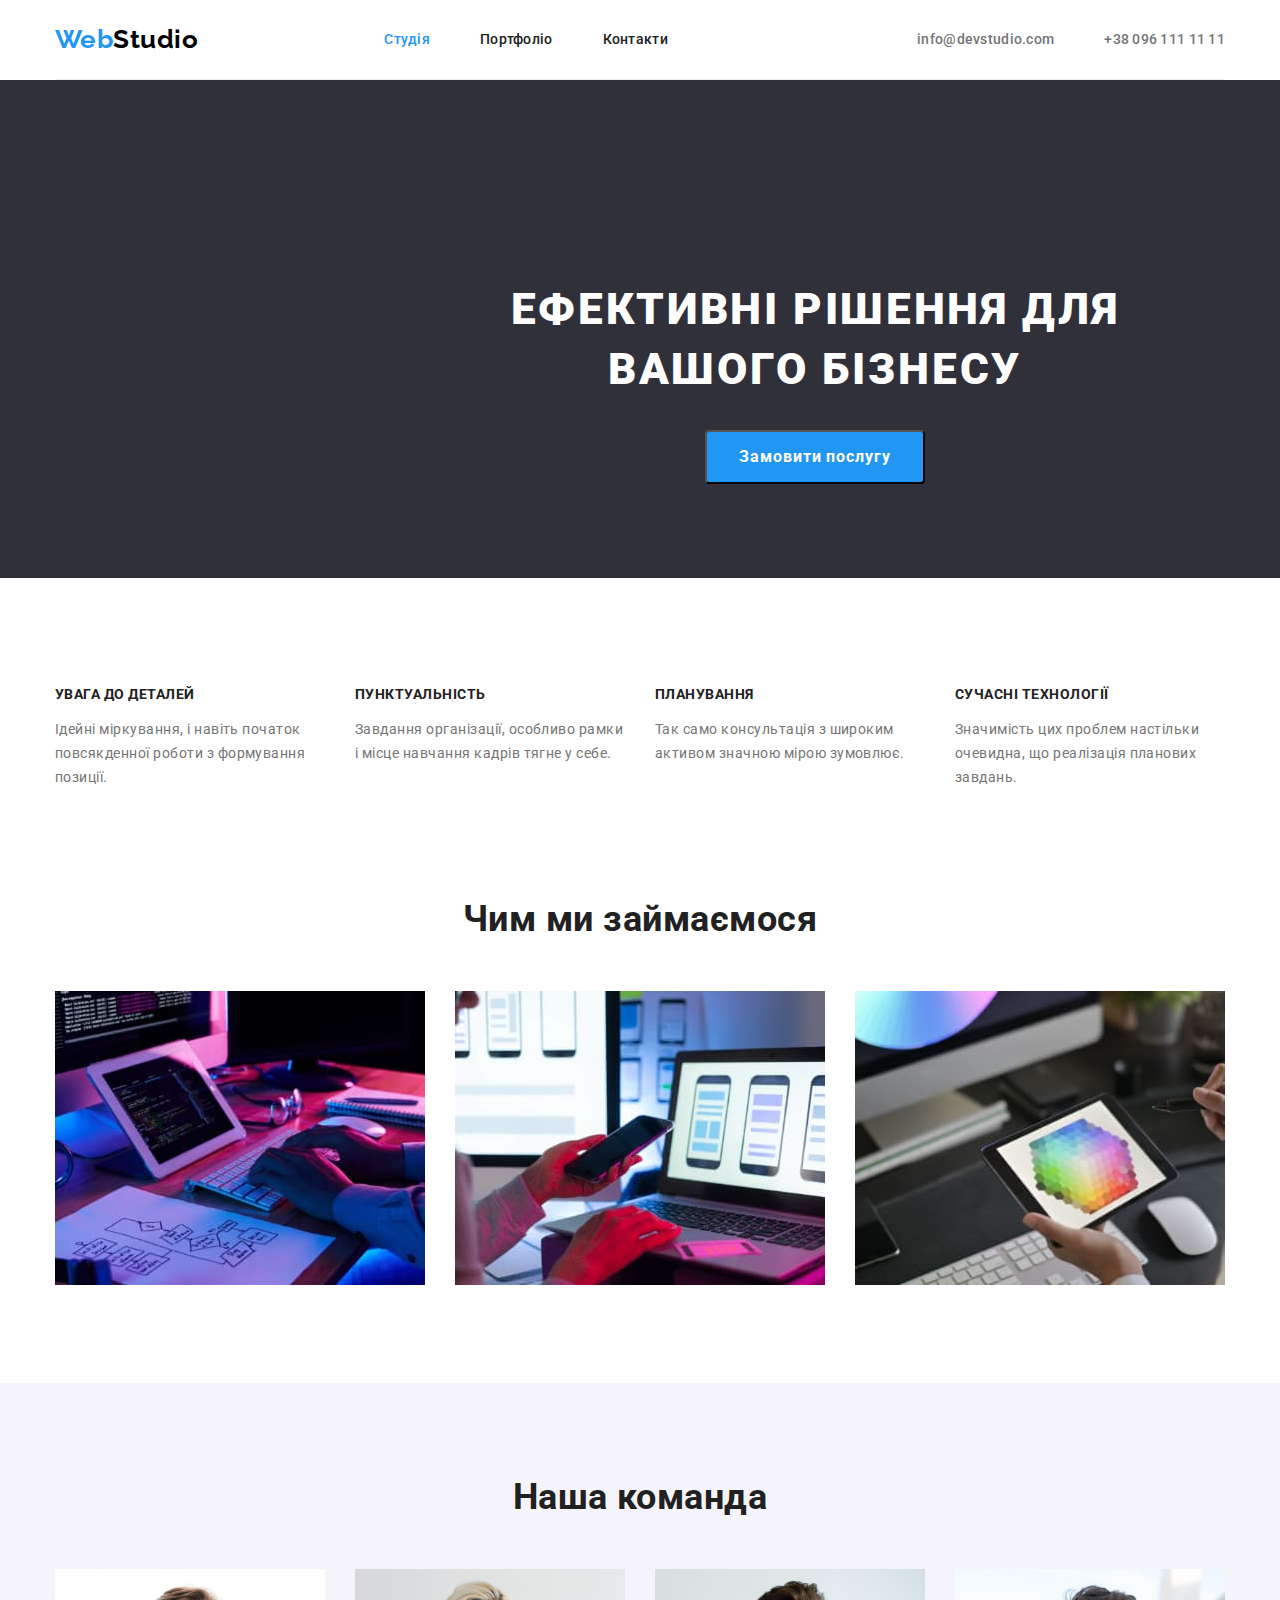
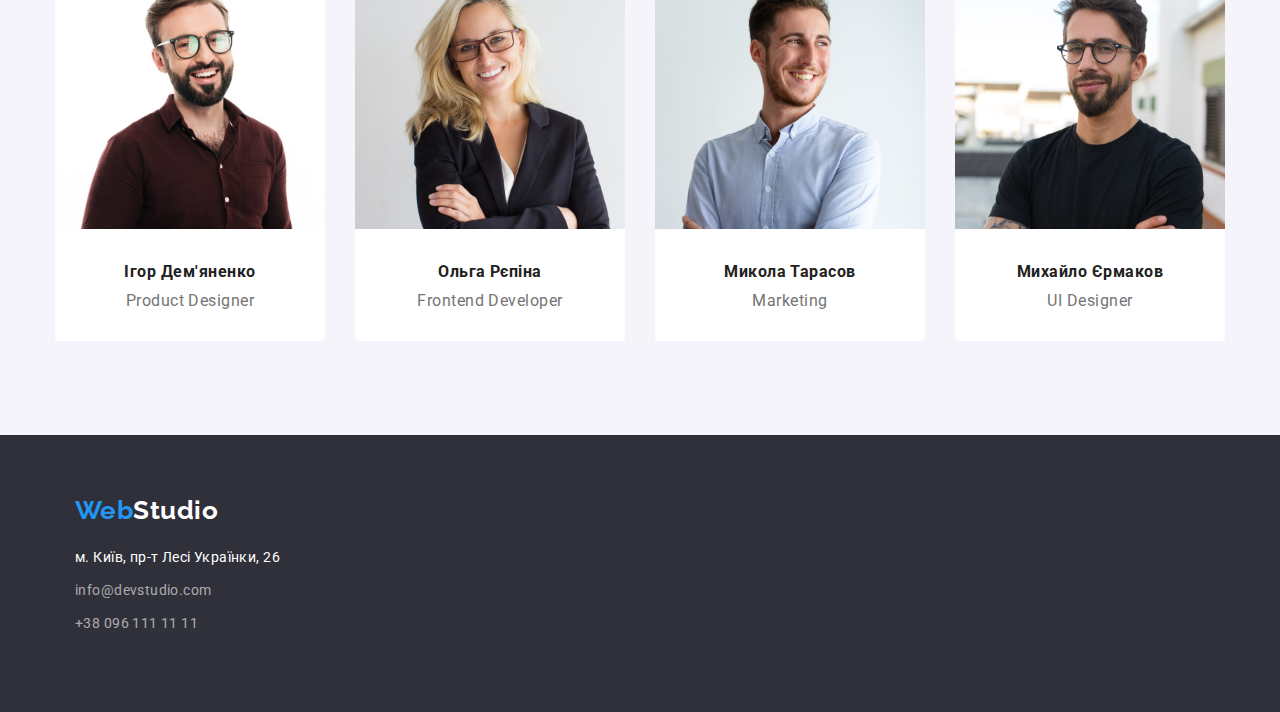
<file: index.html>
<!DOCTYPE html>
<html lang="uk">
  <head>
    <meta charset="UTF-8" />
    <meta http-equiv="X-UA-Compatible" content="IE=edge" />
    <meta name="viewport" content="width=device-width, initial-scale=1.0" />
    <title>WebStudio</title>
    <link
      href="https://fonts.googleapis.com/css2?family=Raleway:wght@700&family=Roboto:wght@400;500;700;900&display=swap"
      rel="stylesheet"
    />
    <link
      rel="stylesheet"
      href="https://cdnjs.cloudflare.com/ajax/libs/modern-normalize/1.1.0/modern-normalize.min.css"
    />
    <link rel="stylesheet" href="./css/styles.css" />
  </head>

  <body>
    <!-- Шапка -->
    <div class="container">
      <header class="header main-nav">
        <nav class="main-nav">
          <!-- Header logo -->
          <a href="./index.html" class="header-title">Web<span class="header-logo">Studio</span></a>
         
          <!-- Header nav -->
          <ul class="header-nav">
            <li class="header-item"><a href="./index.html" class="link current">Студія</a></li>
            <li class="header-item"><a href="./portfolio.html" class="link">Портфоліо</a></li>
            <li class="header-item"><a href="" class="link">Контакти</a></li>
          </ul>
        </nav>
        
        <!-- Header auth     -->
        <ul class="header-auth">
          <li class="item"><a href="mailto:info@devstudio.com">info@devstudio.com</a></li>
          <li class="item"><a href="tel:+380961111111">+38 096 111 11 11</a></li>
        </ul>
      </header>
      </div>  
     

    <main>
      <!-- Hero -->
      <section class="section-hero">
        <div class="container">
          <h1 class="hero-title">Ефективні рішення для вашого бізнесу</h1>
          <button type="button" class="hero-btm">Замовити послугу</button>
        </div>
      </section>

      <!-- Sections features -->
      <div class="container">
        <section class="section-features">
          <h2 class="visuali-hidden">Особливості</h2>
          <ul class="section-item-features">
            <li>
              <h3 class="title-features">УВАГА ДО ДЕТАЛЕЙ</h3>
              <p class="features-description">
                Ідейні міркування, і навіть початок повсякденної роботи з формування позиції.
              </p>
            </li>

            <li>
              <h3 class="title-features">ПУНКТУАЛЬНІСТЬ</h3>
              <p class="features-description">
                Завдання організації, особливо рамки і місце навчання кадрів тягне у себе.
              </p>
            </li>

            <li>
              <h3 class="title-features">ПЛАНУВАННЯ</h3>
              <p class="features-description">
                Так само консультація з широким активом значною мірою зумовлює.
              </p>
            </li>

            <li>
              <h3 class="title-features">СУЧАСНІ ТЕХНОЛОГІЇ</h3>
              <p class="features-description">
                Значимість цих проблем настільки очевидна, що реалізація планових завдань.
              </p>
            </li>
          </ul>
        </section>
      </div>

      <!-- Чим ми займаємося -->
      <div class="container">
        <section class="section">
          <h2 class="section-title">Чим ми займаємося</h2>
          <ul class="section-works">
            <li class="img-works"><img src="./images/aboutimg1.jpg" width="370" alt="box1" /></li>
            <li class="img-works"><img src="./images/aboutimg2.jpg" width="370" alt="box2" /></li>
            <li class="img-works"><img src="./images/aboutimg3.jpg" width="370" alt="box3" /></li>
          </ul>
        </section>
      </div>

      <!-- Наша команда -->
      <section class="section team">
        <div class="container">
          <h2 class="section-title">Наша команда</h2>
          <!-- Product Designer -->
          <ul class="section-item">
            <li class="section-avatar-color">
              <img src="./images/imgproductdesigner-min.jpg" width="270" alt="Product Designer" />

              <h3 class="section-avatar">Ігор Дем'яненко</h3>
              <p class="section-team">Product Designer</p>
            </li>
            <!-- Frontend Developer -->
            <li class="section-avatar-color">
              <img
                src="./images/imgfrontenddeveloper-min.jpg"
                width="270"
                alt="Frontend Developer"
              />

              <h3 class="section-avatar">Ольга Рєпіна</h3>
              <p class="section-team">Frontend Developer</p>
            </li>

            <!-- Marketing -->
            <li class="section-avatar-color">
              <img src="./images/imgmarketing-min.jpg" width="270" alt="Marketing" />
              <h3 class="section-avatar">Микола Тарасов</h3>
              <p class="section-team">Marketing</p>
            </li>

            <!-- UI Designer -->
            <li class="section-avatar-color">
              <img src="./images/imguldesigner-min.jpg" width="270" alt="UI Designerr" />
              <h3 class="section-avatar">Михайло Єрмаков</h3>
              <p class="section-team">UI Designer</p>
            </li>
          </ul>
        </div>
      </section>
    </main>

    <!-- Footer -->
    <footer class="footer">
      <div class="container">
        <a href="./index.html" class="header-title">Web<span class="logo-footer">Studio</span></a>
        <address class="footer-addres">
          <ul>
            <li>
              <a
                class="footer-link"
                href="https://goo.gl/maps/EwNaGcTpWCkgvGho6"
                rel="noopener noreferrer nofollow"
                target="_blank"
                >м. Київ, пр-т Лесі Українки, 26</a
              >
            </li>
            <!-- Footer auth -->
            <li class="footer-auth mail">
              <a href="mailto:info@devstudio.com" rel="noopener noreferrer nofollow" target="_blank"
                >info@devstudio.com</a
              >
            </li>
            <li class="footer-auth"><a href="tel:+380961111111">+38 096 111 11 11</a></li>
          </ul>
        </address>
      </div>
    </footer>
  </body>
</html>
</file>
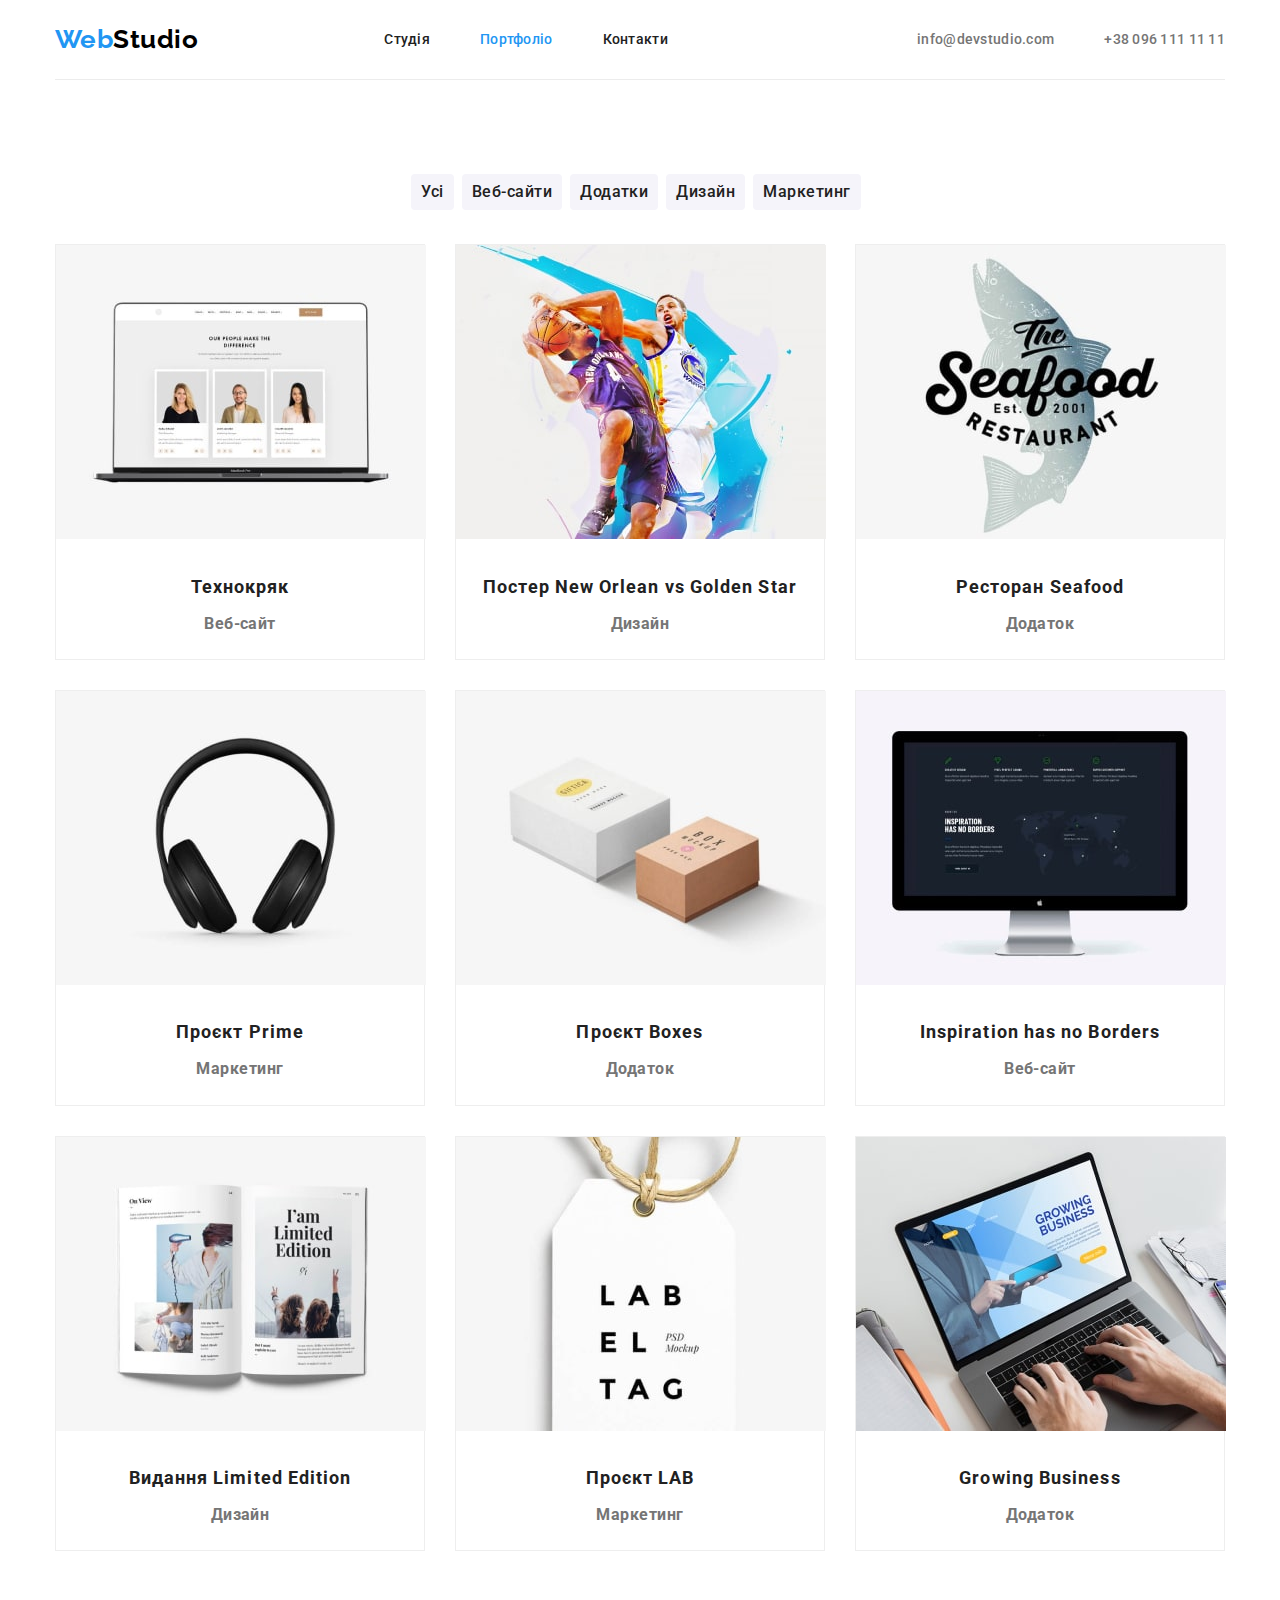
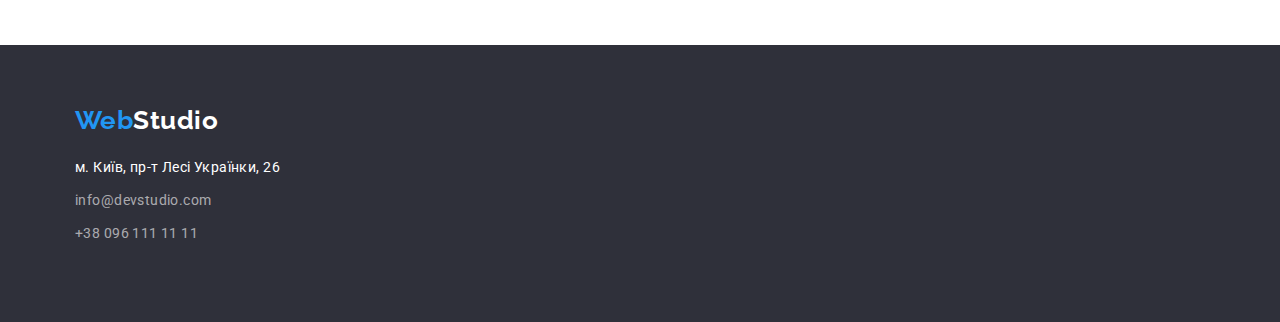
<file: portfolio.html>
<!DOCTYPE html>
<html lang="uk">
  <head>
    <meta charset="UTF-8" />
    <meta http-equiv="X-UA-Compatible" content="IE=edge" />
    <meta name="viewport" content="width=device-width, initial-scale=1.0" />
    <title>Портфоліо</title>
    <link
      href="https://fonts.googleapis.com/css2?family=Raleway:wght@700&family=Roboto:wght@400;500;700;900&display=swap"
      rel="stylesheet"
    />
    <link
      rel="stylesheet"
      href="https://cdnjs.cloudflare.com/ajax/libs/modern-normalize/1.1.0/modern-normalize.min.css"
    />
    <link rel="stylesheet" href="./css/styles.css" />
  </head>

  <body>
    <!-- Шапка -->
    <div class="container">
      <header class="header main-nav">
        <nav class="main-nav">
          <!-- Header logo -->
          <a href="./index.html" class="header-title">Web<span class="header-logo">Studio</span></a>

          <!-- Header nav -->
          <ul class="header-nav">
            <li class="header-item"><a href="./index.html" class="link">Студія</a></li>
            <li class="header-item">
              <a href="./portfolio.html" class="link current">Портфоліо</a>
            </li>
            <li class="header-item"><a href="" class="link">Контакти</a></li>
          </ul>
        </nav>

        <ul class="header-auth">
          <li class="item"><a href="mailto:info@devstudio.com">info@devstudio.com</a></li>
          <li class="item"><a href="tel:+380961111111">+38 096 111 11 11</a></li>
        </ul>
      </header>
    </div>

    <main>
      <!-- Button nav -->

      <h1 class="visuali-hidden">Портфоліо</h1>
      <div class="container">
        <section class="section-title-portfolio section-item-portfolio">
          <ul class="section-radio-btn">
            <li>
              <button class="radio-btn" type="button">Усі</button>
            </li>

            <li>
              <button class="radio-btn" type="button">Веб-сайти</button>
            </li>
            <li>
              <button class="radio-btn" type="button">Додатки</button>
            </li>
            <li>
              <button class="radio-btn" type="button">Дизайн</button>
            </li>
            <li>
              <button class="radio-btn" type="button">Маркетинг</button>
            </li>
          </ul>
          <!--  Наші проєкти -->
          <ul class="section-item-portfolio item-button">
            <li class="project-item">
              <a href="#"></a>
              <img src="./images/progectimg1.jpg" width="370" alt="Технокряк" />
              <h2 class="project-title">Технокряк</h2>
              <p class="project-description">Веб-сайт</p>
            </li>
            <li class="project-item">
              <a href="#"></a>
              <img src="./images/progectimg2.jpg" width="370" alt="Постер New Orlean" />
              <h2 class="project-title">Постер New Orlean vs Golden Star</h2>
              <p class="project-description">Дизайн</p>
            </li>
            <li class="project-item">
              <a href="#"></a>
              <img src="./images/progectimg3.jpg" width="370" alt="Ресторан Seafood" />
              <h2 class="project-title">Ресторан Seafood</h2>
              <p class="project-description">Додаток</p>
            </li>
            <li class="project-item">
              <a href="#"></a>
              <img src="./images/progectimg4.jpg" width="370" alt="Проєкт Prime" />
              <h2 class="project-title">Проєкт Prime</h2>
              <p class="project-description">Маркетинг</p>
            </li>
            <li class="project-item">
              <a href="#"></a>
              <img src="./images/progectimg5.jpg" width="370" alt="Проєкт Boxes" />
              <h2 class="project-title">Проєкт Boxes</h2>
              <p class="project-description">Додаток</p>
            </li>
            <li class="project-item">
              <a href="#"></a>
              <img src="./images/progectimg6.jpg" width="370" alt="Inspiration has no Borders" />
              <h2 class="project-title">Inspiration has no Borders</h2>
              <p class="project-description">Веб-сайт</p>
            </li>
            <li class="project-item">
              <a href="#"></a>
              <img src="./images/progectimg7.jpg" width="370" alt="Видання Limited Edition" />
              <h2 class="project-title">Видання Limited Edition</h2>
              <p class="project-description">Дизайн</p>
            </li>
            <li class="project-item">
              <a href="#"></a>
              <img src="./images/progectimg8.jpg" width="370" alt="Проєкт LAB" />
              <h2 class="project-title">Проєкт LAB</h2>
              <p class="project-description">Маркетинг</p>
            </li>
            <li class="project-item">
              <a href="#"></a>
              <img src="./images/progectimg9.jpg" width="370" alt="Growing Business" />
              <h2 class="project-title">Growing Business</h2>
              <p class="project-description">Додаток</p>
            </li>
          </ul>
        </section>
      </div>
    </main>

    <!-- Footer -->
    <footer class="footer">
      <div class="container">
        <a href="./index.html" class="header-title">Web<span class="logo-footer">Studio</span></a>
        <address class="footer-addres">
          <ul>
            <li>
              <a
                class="footer-link"
                href="https://goo.gl/maps/EwNaGcTpWCkgvGho6"
                rel="noopener noreferrer nofollow"
                target="_blank"
                >м. Київ, пр-т Лесі Українки, 26</a
              >
            </li>
            <!-- Footer auth -->
            <li class="footer-auth mail">
              <a href="mailto:info@devstudio.com" rel="noopener noreferrer nofollow" target="_blank"
                >info@devstudio.com</a
              >
            </li>
            <li class="footer-auth"><a href="tel:+380961111111">+38 096 111 11 11</a></li>
          </ul>
        </address>
      </div>
    </footer>
  </body>
</html>
</file>
<file: css/styles.css>
:root {
    --primary-color:#FFFFFF;
    --primary-teks-color:#212121;
    --secondary-teks-color:#757575;
    --hero-footer-color:#2F303A;
    --hero-btn-color:#188CE8;
    --hero-logo-color:#000000;
    --akcent-color:#2196F3;    
    --auth-nav-color:rgba(255, 255, 255, 0.6);
    --button-color-nav:#F5F4FA;
    --border-heder-portfolio:#ECECEC;
    --border-project-item:#EEEEEE;
    }

    /* Utility */
    h1,
    h2,
    h3,
    h4,
    h5,
    h6,
    p {
        margin: 0px;
    }
    
    ul {
        padding-left: 0;
        list-style: none;
    }
         
         /* Visuali Hidden */
    .visuali-hidden {
        position: absolute;
        clip: rect(0 0 0 0);
        width: 1px;
        height: 1px;
    }


    /* Body */
    body {
        color: var(--primary-teks-color);
        background-color:var(--primary-color);
        font-family:"Roboto",sans-serif;         
        letter-spacing: 0.03em;          
    } 

    /* Container */
    .container {
        width: 1200px;
        margin-left: auto;
        margin-right: auto;
        padding-left: 15px;
        padding-right: 15px;
    }
     
    
    
    /* Шапка */
    /* Header  and footer logo */ 
    
    /* Main-nav */

    .main-nav {
        
        height: 80px;
        display: flex;
        align-items: center;
        border-bottom: 1px solid var(--border-heder-portfolio);
    }
    
     /* Header logo */
    .header-logo,
    .logo-footer,
    .header-title {
        margin-right: 93px;
         
        font-family: "Raleway",sans-serif;   
        font-weight: 700;
        font-size: 26px;
        line-height: 1.19;
        text-decoration: none;        
    } 

    .header-logo {
        color: var(--hero-logo-color);
    }
    .logo-footer {
        color:var(--primary-color);           
    }
    
    .header-title {
        color:var(--akcent-color); 
    }
    
       
    /* Header nav  */
    .header-nav {
        display: flex;
        justify-content: center;
        margin-bottom: auto;
        margin-top: auto;
        
       
    }

    .header-nav 
    .header-item {
        display: block;
    } 

    .header-nav,
    .link {
        padding-top: 32px;
        padding-bottom: 32px;
         
        color:var(--primary-teks-color);
        letter-spacing: 0.02em;                  
        font-weight: 500;
        font-size: 14px;
        line-height:1.14;
        text-decoration: none;          
    }
     

    .header-nav 
    .current {
        color: var(--akcent-color);
    }

     
    .header-nav .link:hover,
    .header-nav .link:focus {
        color:var(--akcent-color);
    }
    


    .header-item:not(:last-child) {
        margin-right: 50px;
         
    }
    /* .header-item+.header-item {
        margin-left: 50px;
    } */
    
    /* Header auth */
    .header-auth {
        display: flex;
        margin-left: auto;
        
    }
    .header-auth .item:not(:last-child){
        margin-right: 50px;
        
    }
    .header-auth a {
        
        color:var(--secondary-teks-color);
        letter-spacing: 0.02em; 
        font-weight: 500;        
        font-size: 14px;
        line-height: 1.14;
        text-decoration: none;
    }

    .header-auth  a:hover,
    .header-auth  a:focus {
        color:var(--akcent-color);
    }

    
    /* Hero */
    /* Hero title*/
    .section-hero {
        display: flex;
        padding: 200px 452px 280px;
        padding-bottom: 94px;

        background-color:var(--hero-footer-color);
        align-items: center;
        text-align: center; 
    }

    .hero-title {
        height: 120px;
        width: 696px;
        margin-bottom: 30px;
        margin-left: auto;
        margin-right: auto;
        color:var(--primary-color);       
        letter-spacing: 0.06em;         
         
        text-transform: uppercase;        
        font-weight: 900;
        font-size: 44px;
        line-height:1.36;    
    }
     
    /* Hero button */
     
    .hero-btm {
        padding: 10px 32px;
        border-radius: 4px;
        color: var(--primary-color);
        background-color: var(--akcent-color);    
        font-family:inherit;
        font-weight: 700;
        font-size: 16px;
        line-height: 1.88;
        letter-spacing: 0.06em;        
        cursor: pointer;
    }
   
    .hero-btm:hover,
    .hero-btm:focus {
            background-color:var(--hero-btn-color);    
    }   
         
     
    /* Sections features */

    .section-features {
        padding-top: 94px;
         

         
    }
    .section-item-features {
        display: flex;
        margin: -15px;
        margin-top: 0;
        margin-bottom: 0;
        
    }
      
    .title-features {
        margin: 15px;
        margin-bottom: 10px;    
          
        color: var(--primary-teks-color);        
        font-weight: 700;
        font-size: 14px;
        line-height: 1.14;        
        text-transform: uppercase;
    }

    .features-description {
        margin: 15px;
        height: 72px;
        width: 270px;
        color: var(--secondary-teks-color);        
        font-size: 14px;
        line-height: 1.71;         
    }
    
    
    /* Чим ми займаємося */
    /* Наша команда */
    .section {
        text-align: center;
        
        
    }

     .team:nth-child(2n) {
        background-color:var(--button-color-nav);
    }
    
    .section-title {
        padding-top: 94px;
        margin-bottom: 50px;
        justify-content: center;

        color:var(--primary-teks-color);        
        font-weight: 700;
        font-size: 36px;
        line-height:1.16;  
    }

    .section-works {
        display: flex;
        padding-bottom: 94px;
        margin-top: auto;
        margin-bottom: auto;
        

    }
    .img-works {
        display: block;
        width:calc((100% - 60px) / 3);
        margin-right: 30px;
    }
    .img-works:nth-child(3n) {
        margin-right: 0;
    }

    .section-team {
        margin-bottom: 30px;
        color: var(--secondary-teks-color);            
        font-size: 16px;
        line-height:1.18;
        text-align: center;          
        }

    .section-item {
       display: flex;
       padding-bottom: 94px;
       margin-bottom: auto;
       margin-top: auto;
      
                                      
    }
    .section-avatar-color {
        
        border-radius: 0px 0px 4px 4px;
        background-color:var(--primary-color);
    }
    
    .section-avatar-color:not(:last-child){
        margin-right: 30px;         
    }

     .section-avatar {
        margin-top: 30px;
        margin-bottom: 10px;
        
        color: var(--primary-teks-color);                        
        font-size: 16px;
        line-height: 1.18;        
        text-align: center;
    }


    
    /* Button nav portfolio */
    .section-title-portfolio {
          
         
       justify-content: center;
       
    
    
       color: var(--primary-teks-color);
       font-weight: 700;
       font-size: 36px;
       line-height: 1.16;
    }

    .section-item-portfolio {
       display: flex;
       flex-wrap: wrap;
       
       margin-top: auto;
       margin-bottom:auto;
       
                        
    }
    .item-button {
       padding-bottom: 94px;
    }

    .section-radio-btn{
        padding-top: 94px;
        margin-top: auto;      
        margin-bottom: auto;
        display: flex;
        justify-content: center;

         
    }
    
    .radio-btn  {
        display: block;
        
        margin-bottom: 34px;
        margin-right: 8px;
        border-radius: 4px;
        border: 4px solid transparent;

        background-color: var(--button-color-nav);
        color:var(--primary-teks-color);
        font-family:inherit;
        font-size: 16px;
        font-weight: 500;
        line-height: 1.62;
        cursor: pointer;
        letter-spacing: 0.03em;
          
    }
     
    .radio-btn:hover,
    .radio-btn:focus {
        color:var(--primary-color); 
        background-color: var(--akcent-color);  
    }
     

     .project-item {
        display: block;
        width: calc((100% - 60px) / 3);
        margin-right: 30px;
        margin-bottom: 30px;
        border: 1px solid var(--border-project-item);
        text-align: center;
         
    }

     .project-item:nth-child(3n) {
        margin-right: 0;
    }

    .project-item:nth-last-child(-n + 3){
        margin-bottom: 0;
    }

    

   
    
    
    .project-title {
        margin-top: 20px;
        margin-bottom: 4px;

        color:var(--primary-teks-color) ;       
        font-weight: 700;
        font-size: 18px;
        line-height: 2;
        letter-spacing: 0.06em;
    }
    
    .project-description {
        margin-bottom: 20px;

        color: var(--secondary-teks-color);       
        font-size: 16px;
        line-height: 1.88;      
    }
    
     
     
    /* Footer */
    /*  Footer auth*/
    .footer {
       
        padding: 60px;

        background-color:var(--hero-footer-color);
    }

    .footer-addres {
        margin-top: 20px;
               
        font-style: normal;
        font-weight: 400;
    }
    .footer-addres li    {
        margin-bottom: 9px;
    }
    .footer-link {
         

        color: var(--primary-color);
        text-decoration: none;          
        font-size: 14px;
        line-height: 1.71;
        letter-spacing: 0.03em;
    }
      /* Footer auth */
    .footer-auth a {
        
        color:var(--auth-nav-color);       
        letter-spacing: 0.03em;         
        font-size: 14px;
        line-height: 1.71;
        text-decoration: none;
    }
    .footer-auth a:hover,
    .footer-auth a:focus {
        color:var(--akcent-color);
    }
</file>
